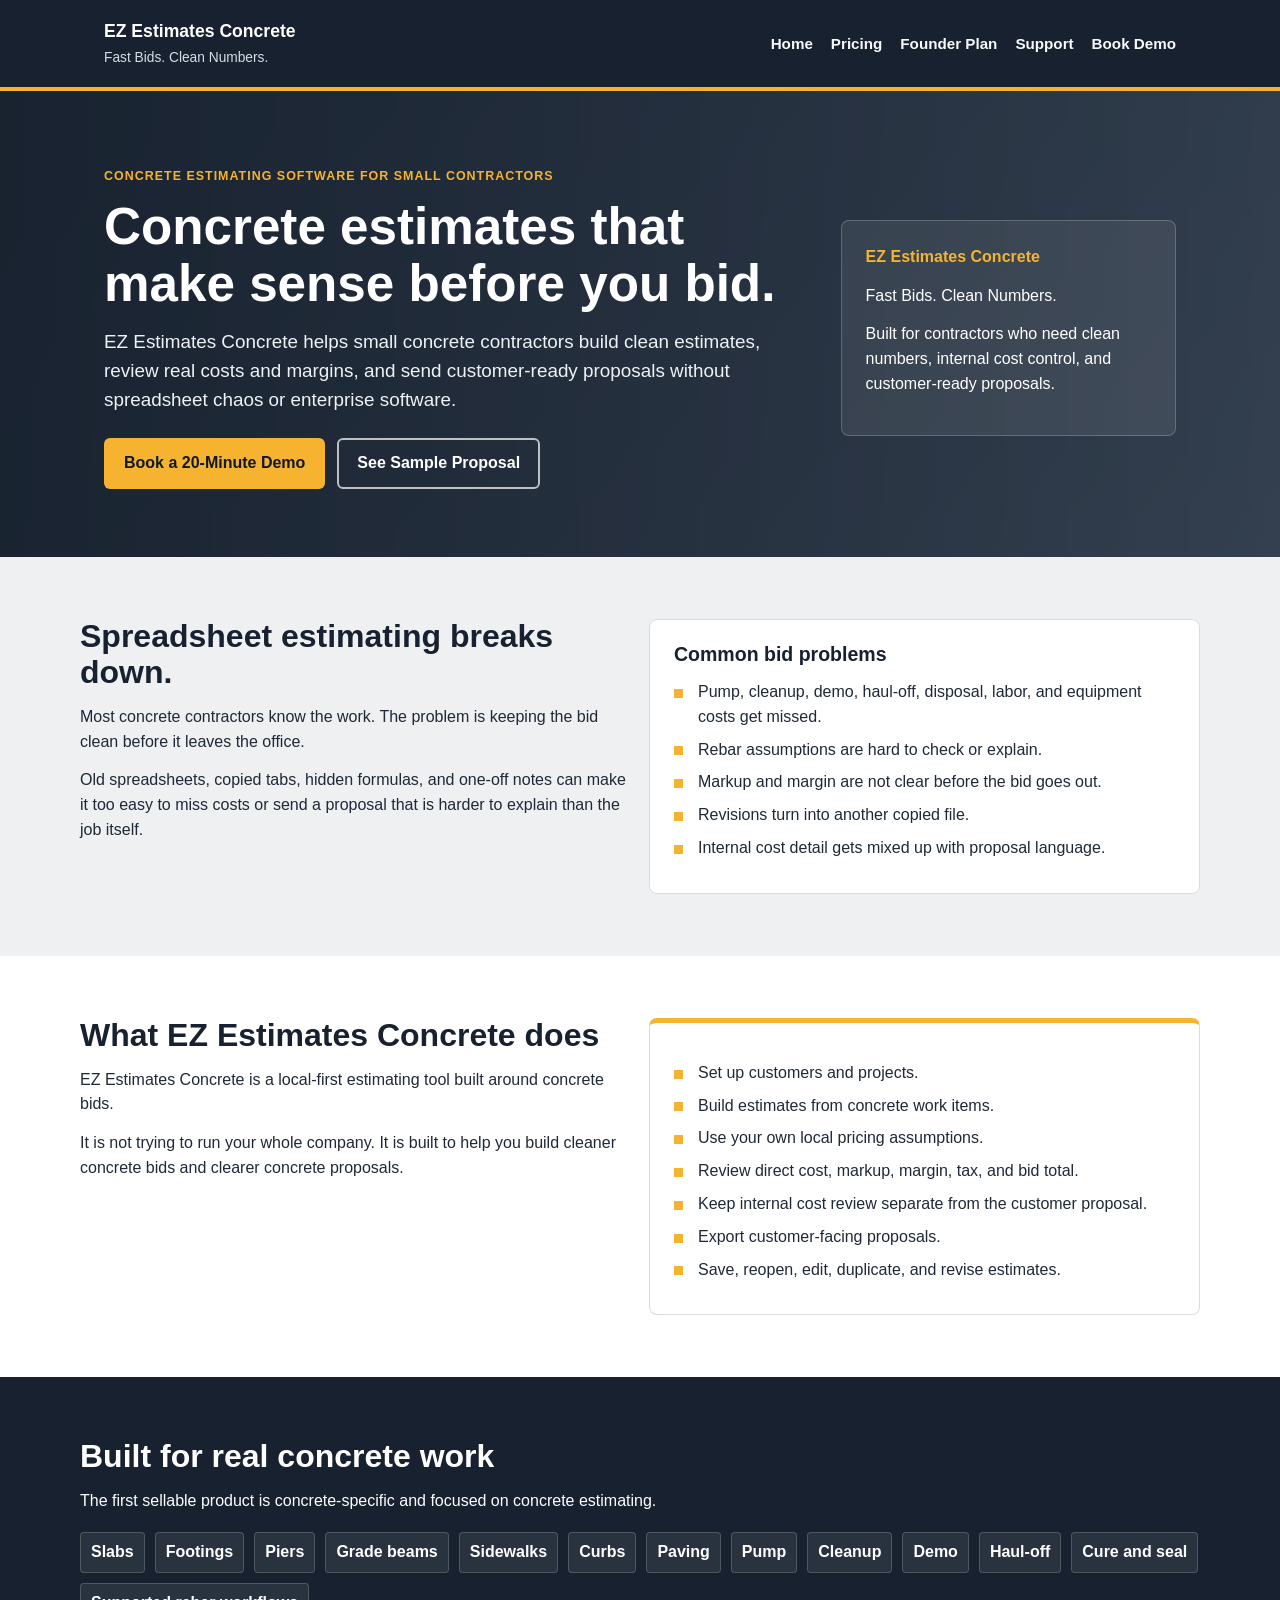
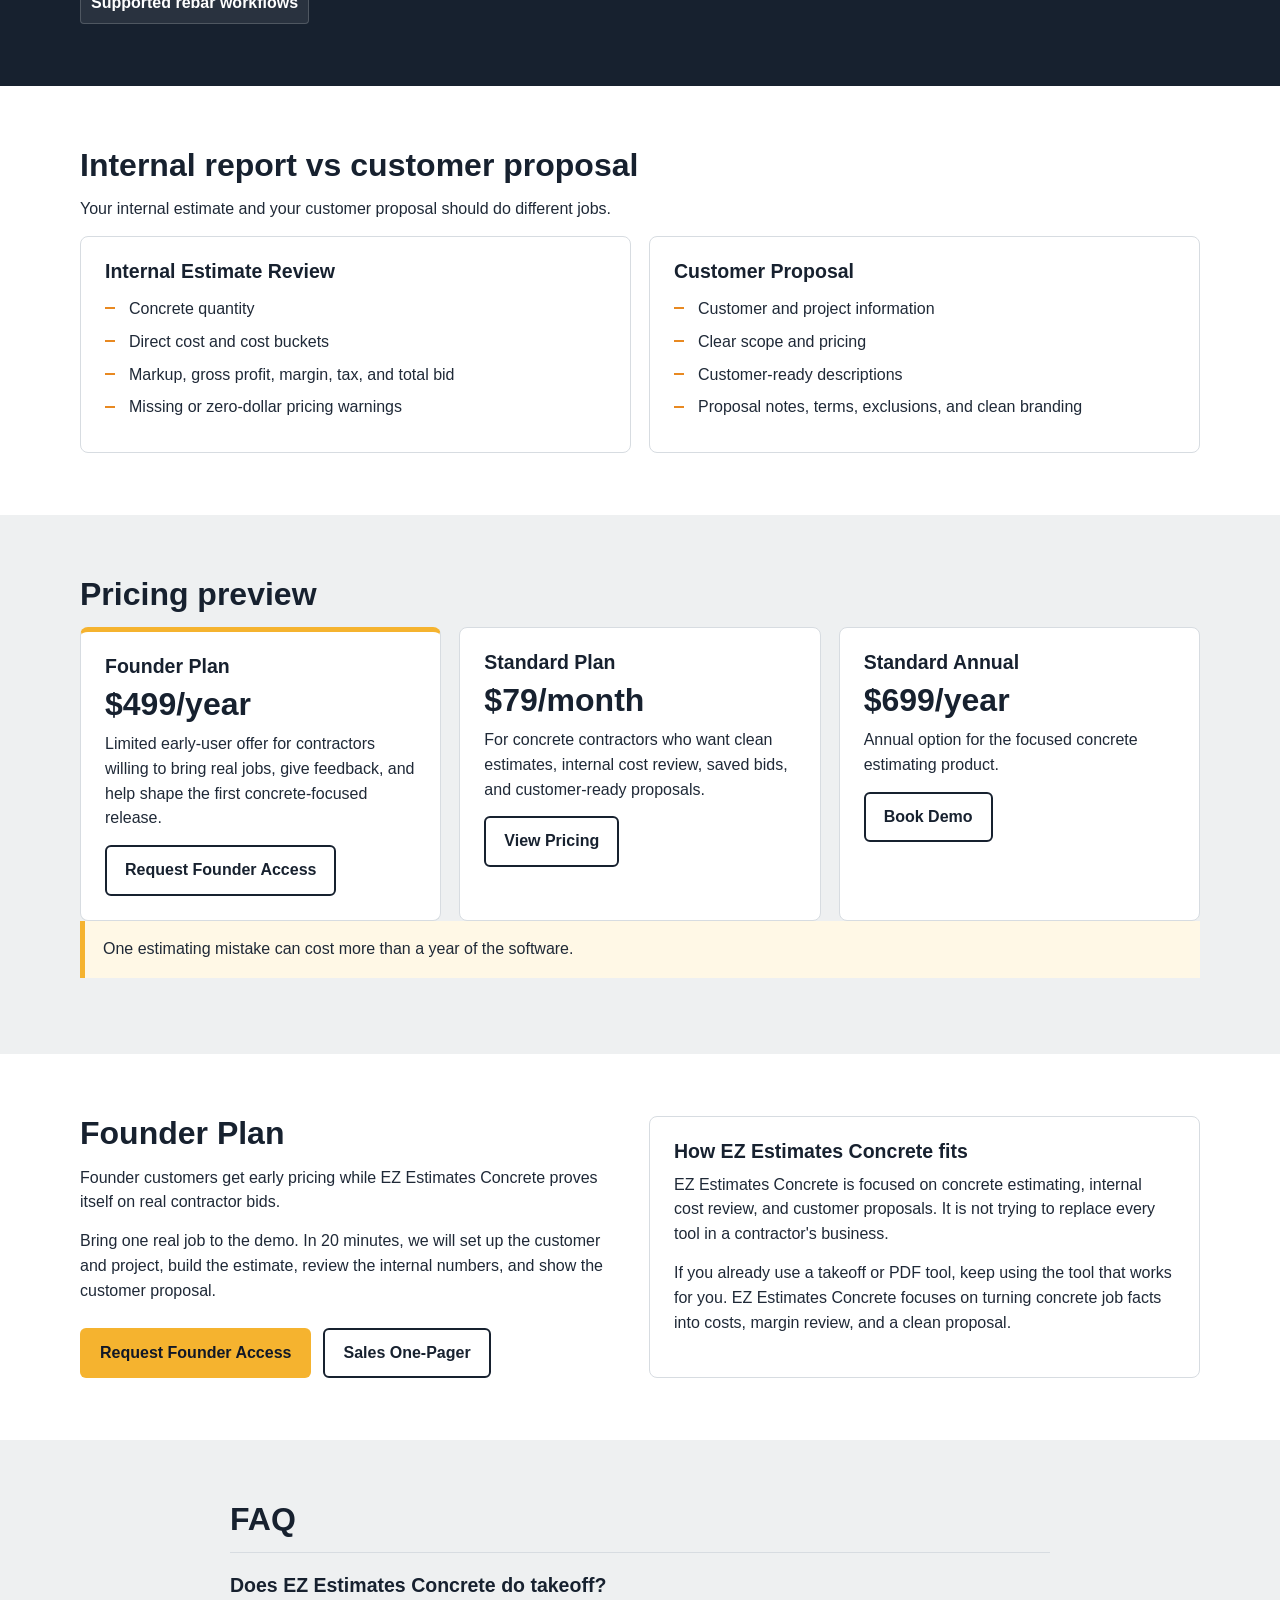
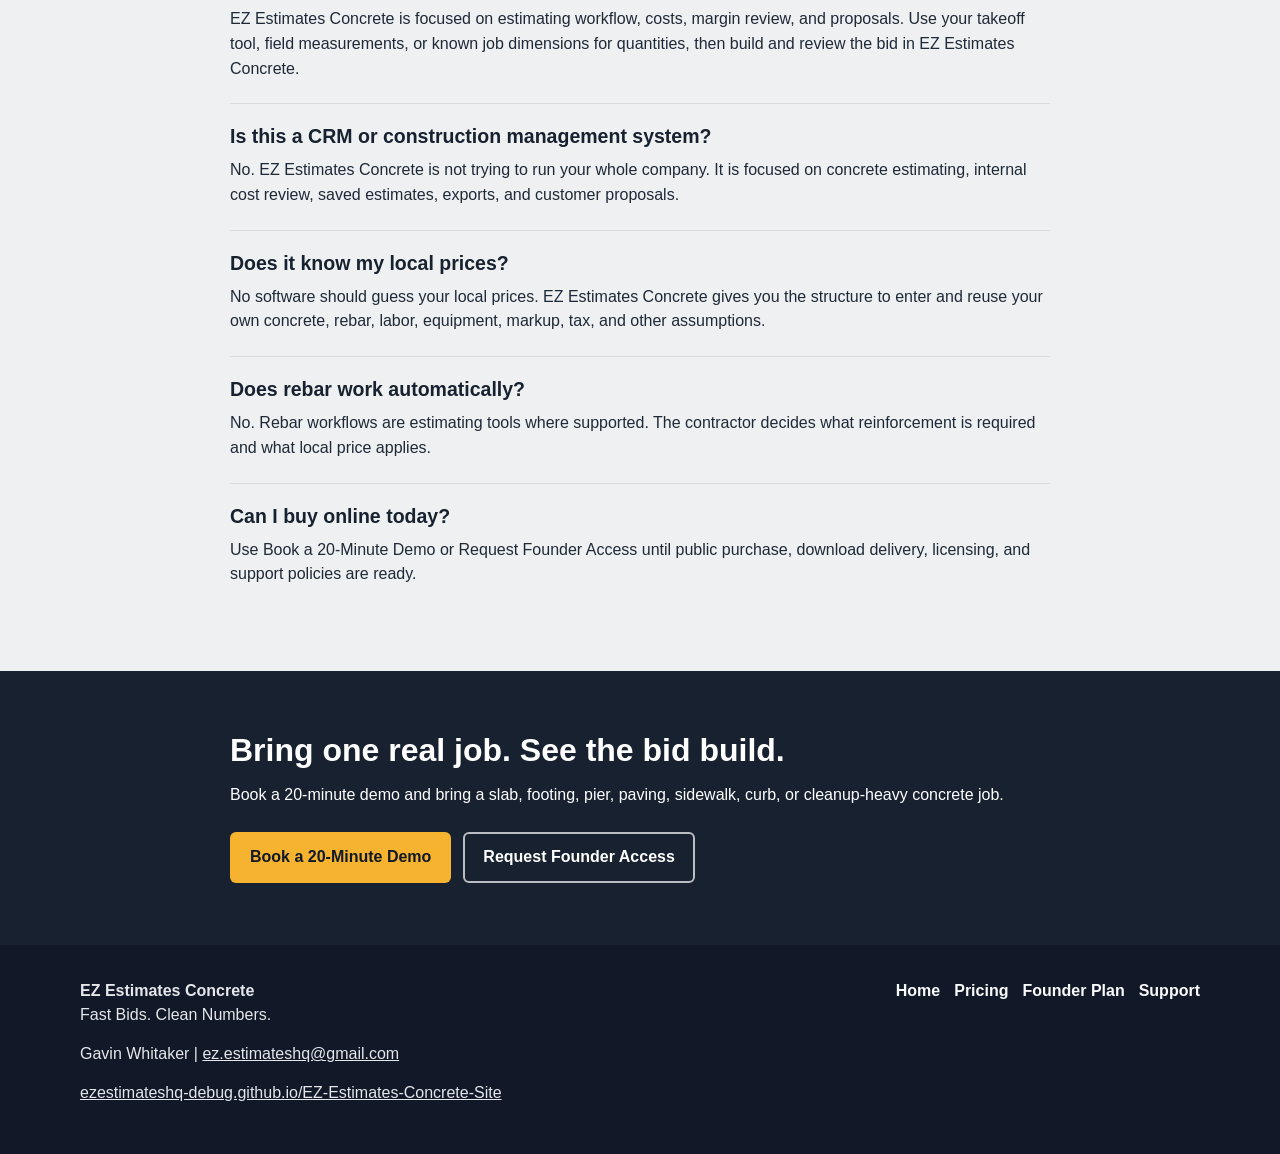
<file: index.html>
<!doctype html>
<html lang="en">
  <head>
<!-- Google tag (gtag.js) -->
<script async src="https://www.googletagmanager.com/gtag/js?id=G-GNEK1P8MS6"></script>
<script>
  window.dataLayer = window.dataLayer || [];
  function gtag(){dataLayer.push(arguments);}
  gtag('js', new Date());

  gtag('config', 'G-GNEK1P8MS6');
</script>
    <meta charset="utf-8">
    <meta name="viewport" content="width=device-width, initial-scale=1">
    <title>EZ Estimates Concrete | Concrete Estimating Software for Contractors</title>
    <meta name="description" content="EZ Estimates Concrete helps contractors build cleaner concrete estimates, review internal costs, and prepare customer-ready proposals without spreadsheet chaos.">
    <link rel="canonical" href="https://ezestimateshq-debug.github.io/EZ-Estimates-Concrete-Site/">
    <meta property="og:title" content="EZ Estimates Concrete | Concrete Estimating Software for Contractors">
    <meta property="og:description" content="EZ Estimates Concrete helps contractors build cleaner concrete estimates, review internal costs, and prepare customer-ready proposals without spreadsheet chaos.">
    <meta property="og:type" content="website">
    <meta property="og:url" content="https://ezestimateshq-debug.github.io/EZ-Estimates-Concrete-Site/">
    <meta property="og:site_name" content="EZ Estimates Concrete">
    <link rel="stylesheet" href="style.css">
    <script type="application/ld+json">
      {
        "@context": "https://schema.org",
        "@graph": [
          {
            "@type": "Organization",
            "name": "EZ Estimates Concrete",
            "url": "https://ezestimateshq-debug.github.io/EZ-Estimates-Concrete-Site/",
            "email": "ez.estimateshq@gmail.com",
            "founder": {
              "@type": "Person",
              "name": "Gavin Whitaker"
            }
          },
          {
            "@type": "SoftwareApplication",
            "name": "EZ Estimates Concrete",
            "applicationCategory": "BusinessApplication",
            "operatingSystem": "Windows",
            "description": "Concrete estimating software for contractors who need clean bids, internal cost review, and customer-ready proposals."
          }
        ]
      }
    </script>
  </head>
  <body>
    <header class="site-header">
      <nav class="nav" aria-label="Main navigation">
        <a class="brand" href="index.html">
          <span class="brand-name">EZ Estimates Concrete</span>
          <span class="brand-line">Fast Bids. Clean Numbers.</span>
        </a>
        <div class="nav-links">
          <a href="index.html">Home</a>
          <a href="pricing.html">Pricing</a>
          <a href="founder.html">Founder Plan</a>
          <a href="support.html">Support</a>
          <a href="https://docs.google.com/forms/d/e/1FAIpQLSe-1V7lapHXlHCkdHLYJtfNWVMc6KwrdI6aMpdHjzJRgiW7rA/viewform?usp=dialog" data-demo-form-link>Book Demo</a>
        </div>
      </nav>
    </header>

    <main>
      <section class="hero">
        <div class="hero-inner">
          <div>
            <p class="eyebrow">Concrete estimating software for small contractors</p>
            <h1>Concrete estimates that make sense before you bid.</h1>
            <p class="lead">EZ Estimates Concrete helps small concrete contractors build clean estimates, review real costs and margins, and send customer-ready proposals without spreadsheet chaos or enterprise software.</p>
            <div class="cta-row">
              <a class="button primary" href="https://docs.google.com/forms/d/e/1FAIpQLSe-1V7lapHXlHCkdHLYJtfNWVMc6KwrdI6aMpdHjzJRgiW7rA/viewform?usp=dialog" data-demo-form-link>Book a 20-Minute Demo</a>
              <a class="button secondary" href="assets/sample-proposal.pdf" data-sample-proposal-link>See Sample Proposal</a>
            </div>
          </div>
          <aside class="hero-card" aria-label="Product summary">
            <p><strong>EZ Estimates Concrete</strong></p>
            <p>Fast Bids. Clean Numbers.</p>
            <p>Built for contractors who need clean numbers, internal cost control, and customer-ready proposals.</p>
          </aside>
        </div>
      </section>

      <section class="section alt">
        <div class="container grid two">
          <div>
            <h2>Spreadsheet estimating breaks down.</h2>
            <p>Most concrete contractors know the work. The problem is keeping the bid clean before it leaves the office.</p>
            <p>Old spreadsheets, copied tabs, hidden formulas, and one-off notes can make it too easy to miss costs or send a proposal that is harder to explain than the job itself.</p>
          </div>
          <div class="card">
            <h3>Common bid problems</h3>
            <ul class="check-list">
              <li>Pump, cleanup, demo, haul-off, disposal, labor, and equipment costs get missed.</li>
              <li>Rebar assumptions are hard to check or explain.</li>
              <li>Markup and margin are not clear before the bid goes out.</li>
              <li>Revisions turn into another copied file.</li>
              <li>Internal cost detail gets mixed up with proposal language.</li>
            </ul>
          </div>
        </div>
      </section>

      <section class="section">
        <div class="container grid two">
          <div>
            <h2>What EZ Estimates Concrete does</h2>
            <p>EZ Estimates Concrete is a local-first estimating tool built around concrete bids.</p>
            <p>It is not trying to run your whole company. It is built to help you build cleaner concrete bids and clearer concrete proposals.</p>
          </div>
          <div class="card highlight">
            <ul class="check-list">
              <li>Set up customers and projects.</li>
              <li>Build estimates from concrete work items.</li>
              <li>Use your own local pricing assumptions.</li>
              <li>Review direct cost, markup, margin, tax, and bid total.</li>
              <li>Keep internal cost review separate from the customer proposal.</li>
              <li>Export customer-facing proposals.</li>
              <li>Save, reopen, edit, duplicate, and revise estimates.</li>
            </ul>
          </div>
        </div>
      </section>

      <section class="section dark">
        <div class="container">
          <h2>Built for real concrete work</h2>
          <p class="narrow">The first sellable product is concrete-specific and focused on concrete estimating.</p>
          <div class="work-items">
            <span class="pill">Slabs</span>
            <span class="pill">Footings</span>
            <span class="pill">Piers</span>
            <span class="pill">Grade beams</span>
            <span class="pill">Sidewalks</span>
            <span class="pill">Curbs</span>
            <span class="pill">Paving</span>
            <span class="pill">Pump</span>
            <span class="pill">Cleanup</span>
            <span class="pill">Demo</span>
            <span class="pill">Haul-off</span>
            <span class="pill">Cure and seal</span>
            <span class="pill">Supported rebar workflows</span>
          </div>
        </div>
      </section>

      <section class="section">
        <div class="container">
          <h2>Internal report vs customer proposal</h2>
          <p class="narrow">Your internal estimate and your customer proposal should do different jobs.</p>
          <div class="grid two">
            <article class="card">
              <h3>Internal Estimate Review</h3>
              <ul class="plain-list">
                <li>Concrete quantity</li>
                <li>Direct cost and cost buckets</li>
                <li>Markup, gross profit, margin, tax, and total bid</li>
                <li>Missing or zero-dollar pricing warnings</li>
              </ul>
            </article>
            <article class="card">
              <h3>Customer Proposal</h3>
              <ul class="plain-list">
                <li>Customer and project information</li>
                <li>Clear scope and pricing</li>
                <li>Customer-ready descriptions</li>
                <li>Proposal notes, terms, exclusions, and clean branding</li>
              </ul>
            </article>
          </div>
        </div>
      </section>

      <section class="section alt">
        <div class="container">
          <h2>Pricing preview</h2>
          <div class="grid three">
            <article class="card highlight">
              <h3>Founder Plan</h3>
              <span class="price">$499/year</span>
              <p>Limited early-user offer for contractors willing to bring real jobs, give feedback, and help shape the first concrete-focused release.</p>
              <a class="button secondary dark" href="https://docs.google.com/forms/d/e/1FAIpQLSe-1V7lapHXlHCkdHLYJtfNWVMc6KwrdI6aMpdHjzJRgiW7rA/viewform?usp=dialog" data-demo-form-link>Request Founder Access</a>
            </article>
            <article class="card">
              <h3>Standard Plan</h3>
              <span class="price">$79/month</span>
              <p>For concrete contractors who want clean estimates, internal cost review, saved bids, and customer-ready proposals.</p>
              <a class="button secondary dark" href="pricing.html">View Pricing</a>
            </article>
            <article class="card">
              <h3>Standard Annual</h3>
              <span class="price">$699/year</span>
              <p>Annual option for the focused concrete estimating product.</p>
              <a class="button secondary dark" href="https://docs.google.com/forms/d/e/1FAIpQLSe-1V7lapHXlHCkdHLYJtfNWVMc6KwrdI6aMpdHjzJRgiW7rA/viewform?usp=dialog" data-demo-form-link>Book Demo</a>
            </article>
          </div>
          <p class="comparison-note">One estimating mistake can cost more than a year of the software.</p>
        </div>
      </section>

      <section class="section">
        <div class="container grid two">
          <div>
            <h2>Founder Plan</h2>
            <p>Founder customers get early pricing while EZ Estimates Concrete proves itself on real contractor bids.</p>
            <p>Bring one real job to the demo. In 20 minutes, we will set up the customer and project, build the estimate, review the internal numbers, and show the customer proposal.</p>
            <div class="cta-row">
              <a class="button primary" href="https://docs.google.com/forms/d/e/1FAIpQLSe-1V7lapHXlHCkdHLYJtfNWVMc6KwrdI6aMpdHjzJRgiW7rA/viewform?usp=dialog" data-demo-form-link>Request Founder Access</a>
              <a class="button secondary dark" href="sales-one-pager.pdf" data-sales-one-pager-link>Sales One-Pager</a>
            </div>
          </div>
          <div class="card">
            <h3>How EZ Estimates Concrete fits</h3>
            <p>EZ Estimates Concrete is focused on concrete estimating, internal cost review, and customer proposals. It is not trying to replace every tool in a contractor's business.</p>
            <p>If you already use a takeoff or PDF tool, keep using the tool that works for you. EZ Estimates Concrete focuses on turning concrete job facts into costs, margin review, and a clean proposal.</p>
          </div>
        </div>
      </section>

      <section class="section alt">
        <div class="container narrow">
          <h2>FAQ</h2>
          <div class="faq-item">
            <h3>Does EZ Estimates Concrete do takeoff?</h3>
            <p>EZ Estimates Concrete is focused on estimating workflow, costs, margin review, and proposals. Use your takeoff tool, field measurements, or known job dimensions for quantities, then build and review the bid in EZ Estimates Concrete.</p>
          </div>
          <div class="faq-item">
            <h3>Is this a CRM or construction management system?</h3>
            <p>No. EZ Estimates Concrete is not trying to run your whole company. It is focused on concrete estimating, internal cost review, saved estimates, exports, and customer proposals.</p>
          </div>
          <div class="faq-item">
            <h3>Does it know my local prices?</h3>
            <p>No software should guess your local prices. EZ Estimates Concrete gives you the structure to enter and reuse your own concrete, rebar, labor, equipment, markup, tax, and other assumptions.</p>
          </div>
          <div class="faq-item">
            <h3>Does rebar work automatically?</h3>
            <p>No. Rebar workflows are estimating tools where supported. The contractor decides what reinforcement is required and what local price applies.</p>
          </div>
          <div class="faq-item">
            <h3>Can I buy online today?</h3>
            <p>Use Book a 20-Minute Demo or Request Founder Access until public purchase, download delivery, licensing, and support policies are ready.</p>
          </div>
        </div>
      </section>

      <section id="demo-form-placeholder" class="section dark">
        <div class="container narrow">
          <h2>Bring one real job. See the bid build.</h2>
          <p>Book a 20-minute demo and bring a slab, footing, pier, paving, sidewalk, curb, or cleanup-heavy concrete job.</p>
          <div class="cta-row">
            <a class="button primary" href="https://docs.google.com/forms/d/e/1FAIpQLSe-1V7lapHXlHCkdHLYJtfNWVMc6KwrdI6aMpdHjzJRgiW7rA/viewform?usp=dialog" data-demo-form-link>Book a 20-Minute Demo</a>
            <a class="button secondary" href="https://docs.google.com/forms/d/e/1FAIpQLSe-1V7lapHXlHCkdHLYJtfNWVMc6KwrdI6aMpdHjzJRgiW7rA/viewform?usp=dialog" data-demo-form-link>Request Founder Access</a>
          </div>
        </div>
      </section>
    </main>

    <footer class="site-footer">
      <div class="footer-inner">
        <div>
          <strong>EZ Estimates Concrete</strong>
          <p>Fast Bids. Clean Numbers.</p>
          <p>Gavin Whitaker | <a href="mailto:ez.estimateshq@gmail.com">ez.estimateshq@gmail.com</a></p>
          <p><a href="https://ezestimateshq-debug.github.io/EZ-Estimates-Concrete-Site/">ezestimateshq-debug.github.io/EZ-Estimates-Concrete-Site</a></p>
        </div>
        <div class="footer-links">
          <a href="index.html">Home</a>
          <a href="pricing.html">Pricing</a>
          <a href="founder.html">Founder Plan</a>
          <a href="support.html">Support</a>
        </div>
      </div>
    </footer>
    <script src="site-config.js"></script>
    <script src="site.js"></script>
  </body>
</html>
</file>
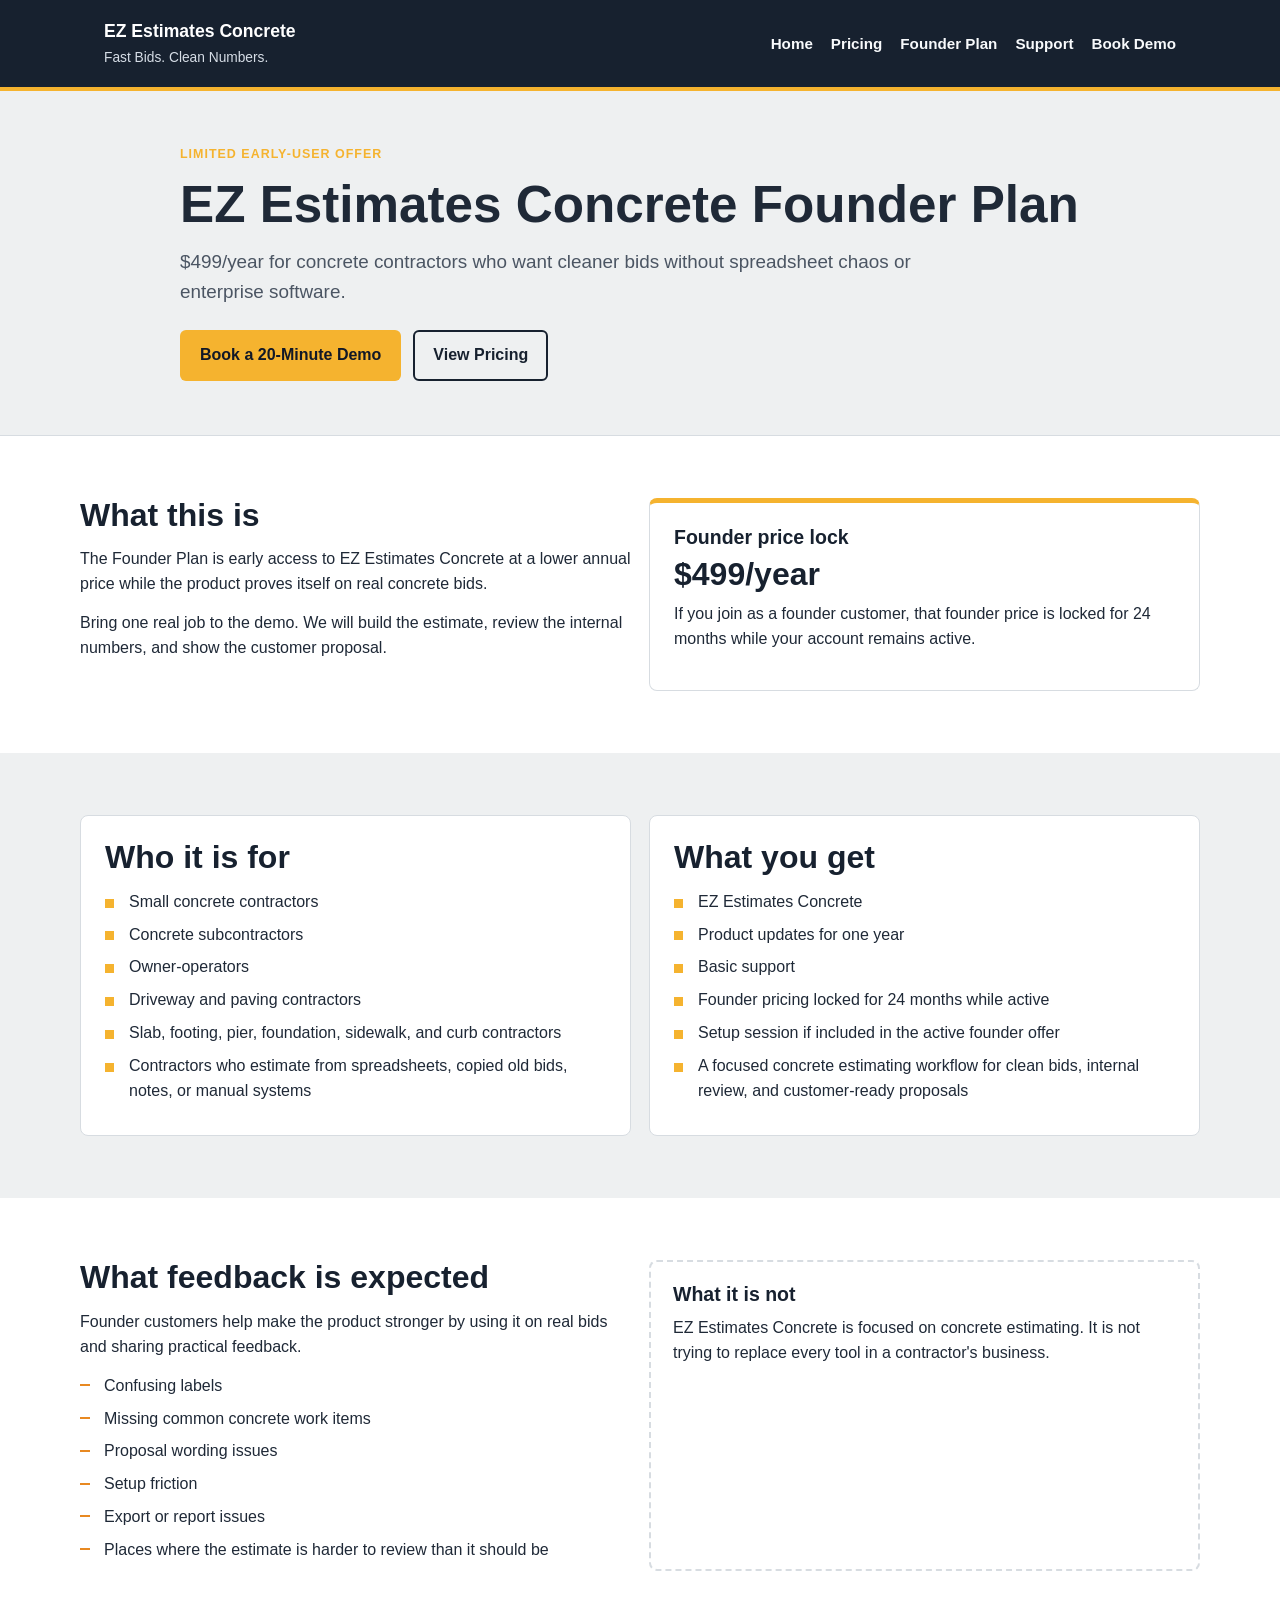
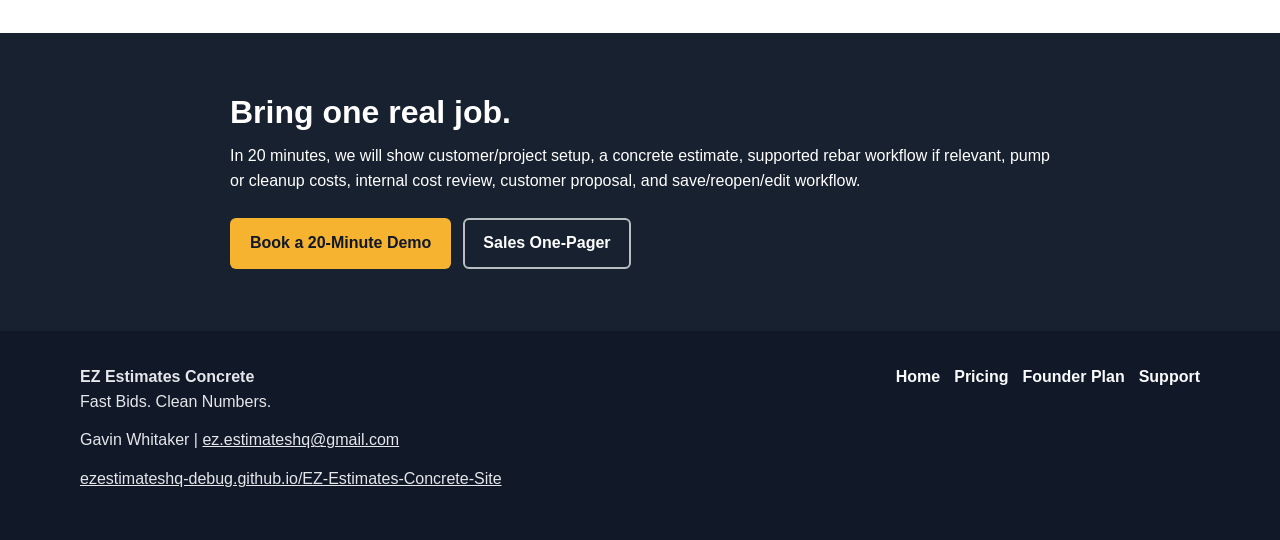
<file: founder.html>
<!doctype html>
<html lang="en">
  <head>
<!-- Google tag (gtag.js) -->
<script async src="https://www.googletagmanager.com/gtag/js?id=G-GNEK1P8MS6"></script>
<script>
  window.dataLayer = window.dataLayer || [];
  function gtag(){dataLayer.push(arguments);}
  gtag('js', new Date());

  gtag('config', 'G-GNEK1P8MS6');
</script>
    <meta charset="utf-8">
    <meta name="viewport" content="width=device-width, initial-scale=1">
    <title>Founder Plan | EZ Estimates Concrete</title>
    <meta name="description" content="Request Founder access to EZ Estimates Concrete, built for contractors who want faster bids, cleaner numbers, and better concrete proposals.">
    <link rel="canonical" href="https://ezestimateshq-debug.github.io/EZ-Estimates-Concrete-Site/founder.html">
    <meta property="og:title" content="Founder Plan | EZ Estimates Concrete">
    <meta property="og:description" content="Request Founder access to EZ Estimates Concrete, built for contractors who want faster bids, cleaner numbers, and better concrete proposals.">
    <meta property="og:type" content="website">
    <meta property="og:url" content="https://ezestimateshq-debug.github.io/EZ-Estimates-Concrete-Site/founder.html">
    <meta property="og:site_name" content="EZ Estimates Concrete">
    <link rel="stylesheet" href="style.css">
  </head>
  <body>
    <header class="site-header">
      <nav class="nav" aria-label="Main navigation">
        <a class="brand" href="index.html">
          <span class="brand-name">EZ Estimates Concrete</span>
          <span class="brand-line">Fast Bids. Clean Numbers.</span>
        </a>
        <div class="nav-links">
          <a href="index.html">Home</a>
          <a href="pricing.html">Pricing</a>
          <a href="founder.html">Founder Plan</a>
          <a href="support.html">Support</a>
          <a href="https://docs.google.com/forms/d/e/1FAIpQLSe-1V7lapHXlHCkdHLYJtfNWVMc6KwrdI6aMpdHjzJRgiW7rA/viewform?usp=dialog" data-demo-form-link>Book Demo</a>
        </div>
      </nav>
    </header>

    <main>
      <section class="page-title">
        <div class="container">
          <p class="eyebrow">Limited early-user offer</p>
          <h1>EZ Estimates Concrete Founder Plan</h1>
          <p class="lead muted">$499/year for concrete contractors who want cleaner bids without spreadsheet chaos or enterprise software.</p>
          <div class="cta-row">
            <a class="button primary" href="https://docs.google.com/forms/d/e/1FAIpQLSe-1V7lapHXlHCkdHLYJtfNWVMc6KwrdI6aMpdHjzJRgiW7rA/viewform?usp=dialog" data-demo-form-link>Book a 20-Minute Demo</a>
            <a class="button secondary dark" href="pricing.html">View Pricing</a>
          </div>
        </div>
      </section>

      <section class="section">
        <div class="container grid two">
          <div>
            <h2>What this is</h2>
            <p>The Founder Plan is early access to EZ Estimates Concrete at a lower annual price while the product proves itself on real concrete bids.</p>
            <p>Bring one real job to the demo. We will build the estimate, review the internal numbers, and show the customer proposal.</p>
          </div>
          <div class="card highlight">
            <h3>Founder price lock</h3>
            <span class="price">$499/year</span>
            <p>If you join as a founder customer, that founder price is locked for 24 months while your account remains active.</p>
          </div>
        </div>
      </section>

      <section class="section alt">
        <div class="container grid two">
          <article class="card">
            <h2>Who it is for</h2>
            <ul class="check-list">
              <li>Small concrete contractors</li>
              <li>Concrete subcontractors</li>
              <li>Owner-operators</li>
              <li>Driveway and paving contractors</li>
              <li>Slab, footing, pier, foundation, sidewalk, and curb contractors</li>
              <li>Contractors who estimate from spreadsheets, copied old bids, notes, or manual systems</li>
            </ul>
          </article>
          <article class="card">
            <h2>What you get</h2>
            <ul class="check-list">
              <li>EZ Estimates Concrete</li>
              <li>Product updates for one year</li>
              <li>Basic support</li>
              <li>Founder pricing locked for 24 months while active</li>
              <li>Setup session if included in the active founder offer</li>
              <li>A focused concrete estimating workflow for clean bids, internal review, and customer-ready proposals</li>
            </ul>
          </article>
        </div>
      </section>

      <section class="section">
        <div class="container grid two">
          <div>
            <h2>What feedback is expected</h2>
            <p>Founder customers help make the product stronger by using it on real bids and sharing practical feedback.</p>
            <ul class="plain-list">
              <li>Confusing labels</li>
              <li>Missing common concrete work items</li>
              <li>Proposal wording issues</li>
              <li>Setup friction</li>
              <li>Export or report issues</li>
              <li>Places where the estimate is harder to review than it should be</li>
            </ul>
          </div>
          <div class="placeholder-box">
            <h3>What it is not</h3>
            <p>EZ Estimates Concrete is focused on concrete estimating. It is not trying to replace every tool in a contractor's business.</p>
          </div>
        </div>
      </section>

      <section id="demo-form-placeholder" class="section dark">
        <div class="container narrow">
          <h2>Bring one real job.</h2>
          <p>In 20 minutes, we will show customer/project setup, a concrete estimate, supported rebar workflow if relevant, pump or cleanup costs, internal cost review, customer proposal, and save/reopen/edit workflow.</p>
          <div class="cta-row">
            <a class="button primary" href="https://docs.google.com/forms/d/e/1FAIpQLSe-1V7lapHXlHCkdHLYJtfNWVMc6KwrdI6aMpdHjzJRgiW7rA/viewform?usp=dialog" data-demo-form-link>Book a 20-Minute Demo</a>
            <a class="button secondary" href="sales-one-pager.pdf" data-sales-one-pager-link>Sales One-Pager</a>
          </div>
        </div>
      </section>
    </main>

    <footer class="site-footer">
      <div class="footer-inner">
        <div>
          <strong>EZ Estimates Concrete</strong>
          <p>Fast Bids. Clean Numbers.</p>
          <p>Gavin Whitaker | <a href="mailto:ez.estimateshq@gmail.com">ez.estimateshq@gmail.com</a></p>
          <p><a href="https://ezestimateshq-debug.github.io/EZ-Estimates-Concrete-Site/">ezestimateshq-debug.github.io/EZ-Estimates-Concrete-Site</a></p>
        </div>
        <div class="footer-links">
          <a href="index.html">Home</a>
          <a href="pricing.html">Pricing</a>
          <a href="founder.html">Founder Plan</a>
          <a href="support.html">Support</a>
        </div>
      </div>
    </footer>
    <script src="site-config.js"></script>
    <script src="site.js"></script>
  </body>
</html>
</file>
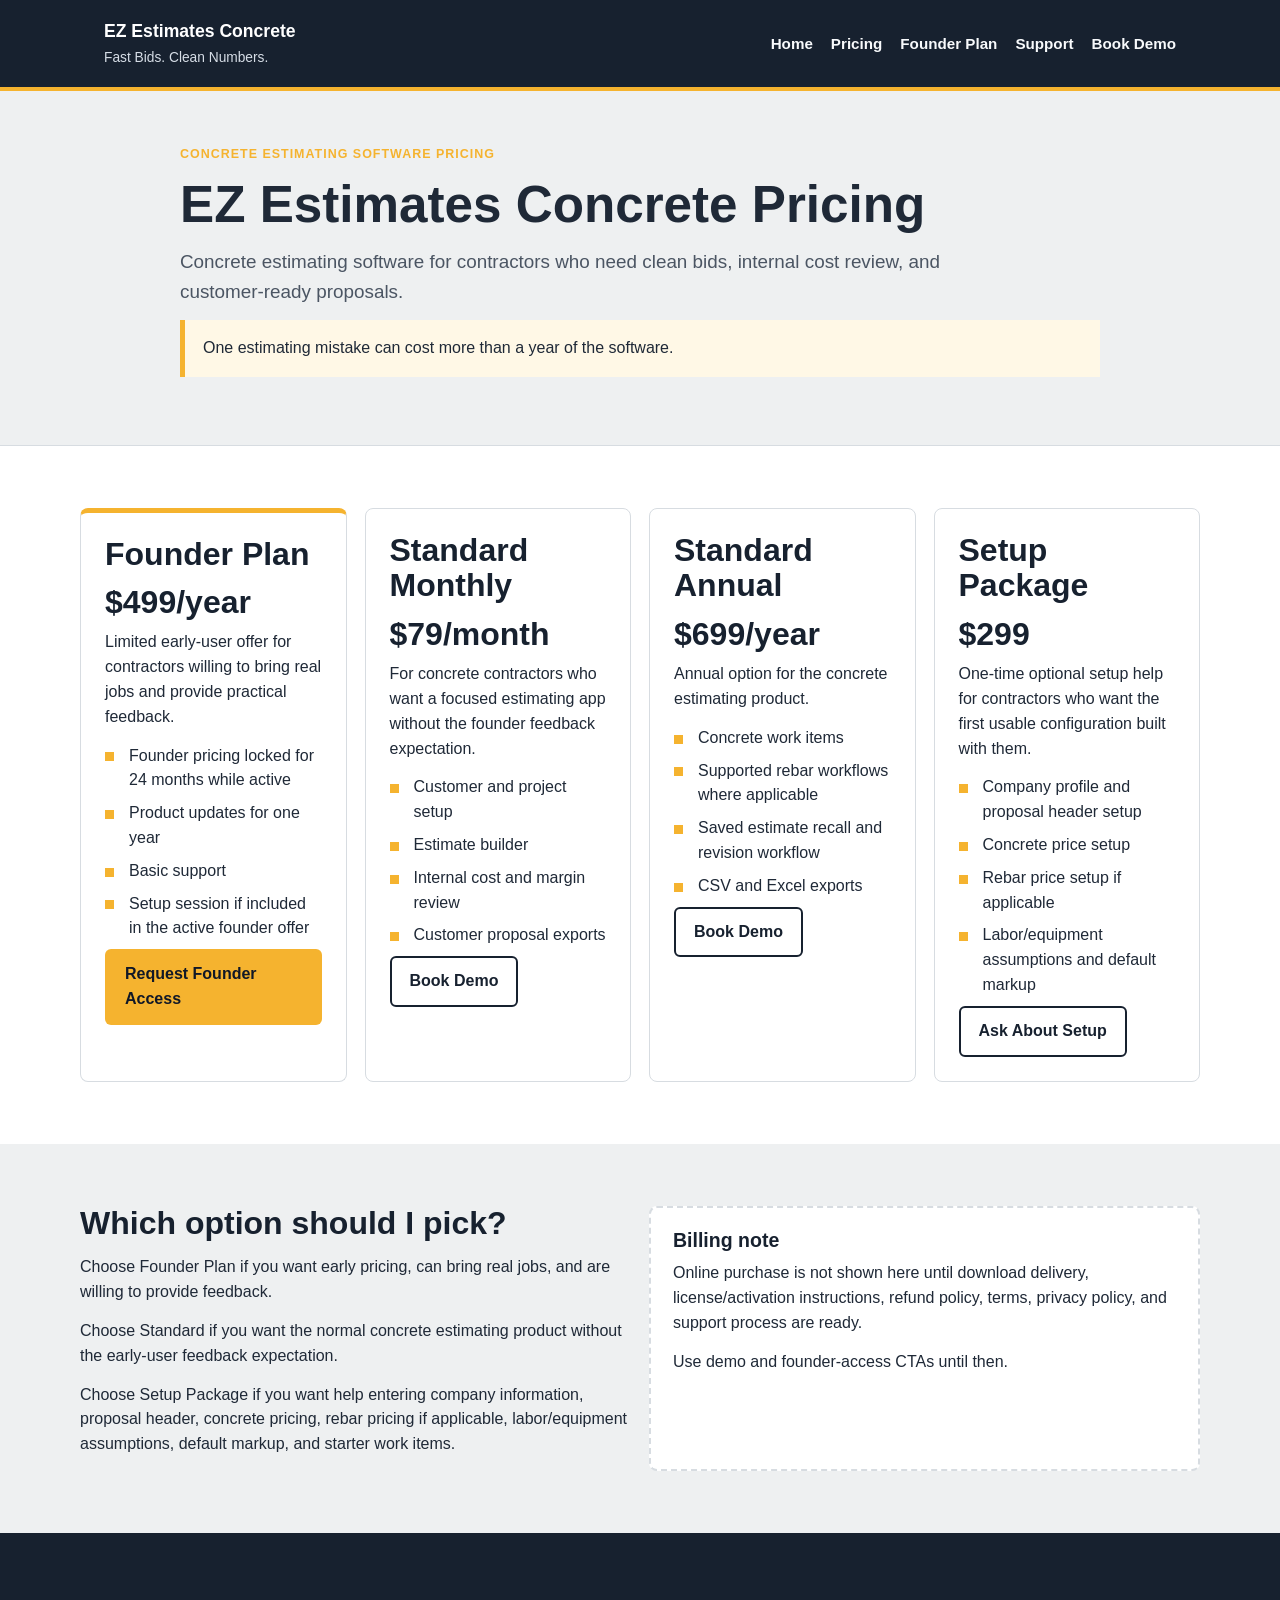
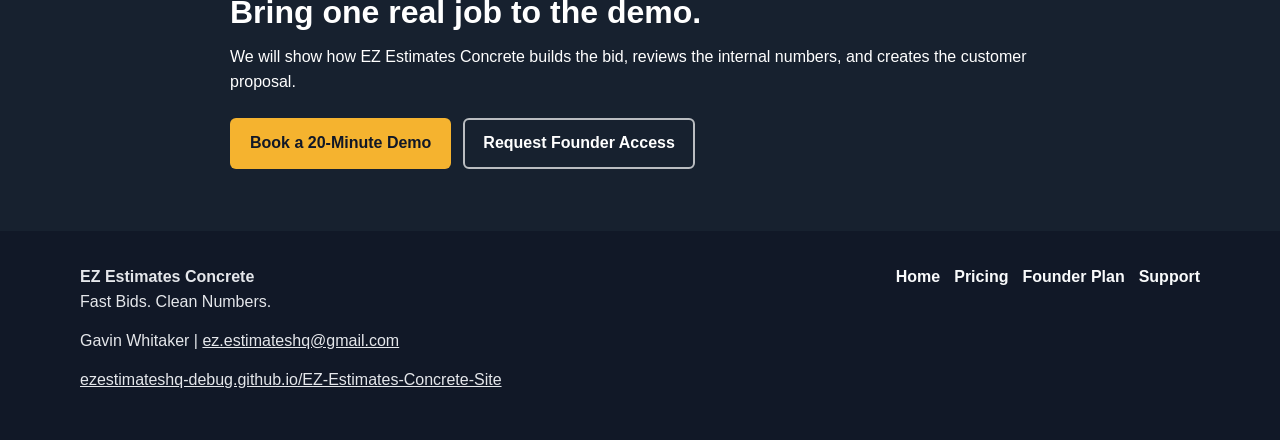
<file: pricing.html>
<!doctype html>
<html lang="en">
  <head>
<!-- Google tag (gtag.js) -->
<script async src="https://www.googletagmanager.com/gtag/js?id=G-GNEK1P8MS6"></script>
<script>
  window.dataLayer = window.dataLayer || [];
  function gtag(){dataLayer.push(arguments);}
  gtag('js', new Date());

  gtag('config', 'G-GNEK1P8MS6');
</script>
    <meta charset="utf-8">
    <meta name="viewport" content="width=device-width, initial-scale=1">
    <title>Pricing | EZ Estimates Concrete</title>
    <meta name="description" content="See EZ Estimates Concrete pricing, including Founder Plan, Standard monthly, Standard annual, and setup package options for concrete contractors.">
    <link rel="canonical" href="https://ezestimateshq-debug.github.io/EZ-Estimates-Concrete-Site/pricing.html">
    <meta property="og:title" content="Pricing | EZ Estimates Concrete">
    <meta property="og:description" content="See EZ Estimates Concrete pricing, including Founder Plan, Standard monthly, Standard annual, and setup package options for concrete contractors.">
    <meta property="og:type" content="website">
    <meta property="og:url" content="https://ezestimateshq-debug.github.io/EZ-Estimates-Concrete-Site/pricing.html">
    <meta property="og:site_name" content="EZ Estimates Concrete">
    <link rel="stylesheet" href="style.css">
  </head>
  <body>
    <header class="site-header">
      <nav class="nav" aria-label="Main navigation">
        <a class="brand" href="index.html">
          <span class="brand-name">EZ Estimates Concrete</span>
          <span class="brand-line">Fast Bids. Clean Numbers.</span>
        </a>
        <div class="nav-links">
          <a href="index.html">Home</a>
          <a href="pricing.html">Pricing</a>
          <a href="founder.html">Founder Plan</a>
          <a href="support.html">Support</a>
          <a href="https://docs.google.com/forms/d/e/1FAIpQLSe-1V7lapHXlHCkdHLYJtfNWVMc6KwrdI6aMpdHjzJRgiW7rA/viewform?usp=dialog" data-demo-form-link>Book Demo</a>
        </div>
      </nav>
    </header>

    <main>
      <section class="page-title">
        <div class="container">
          <p class="eyebrow">Concrete estimating software pricing</p>
          <h1>EZ Estimates Concrete Pricing</h1>
          <p class="lead muted">Concrete estimating software for contractors who need clean bids, internal cost review, and customer-ready proposals.</p>
          <p class="comparison-note">One estimating mistake can cost more than a year of the software.</p>
        </div>
      </section>

      <section class="section">
        <div class="container grid four">
          <article class="card highlight">
            <h2>Founder Plan</h2>
            <span class="price">$499/year</span>
            <p>Limited early-user offer for contractors willing to bring real jobs and provide practical feedback.</p>
            <ul class="check-list">
              <li>Founder pricing locked for 24 months while active</li>
              <li>Product updates for one year</li>
              <li>Basic support</li>
              <li>Setup session if included in the active founder offer</li>
            </ul>
            <a class="button primary" href="https://docs.google.com/forms/d/e/1FAIpQLSe-1V7lapHXlHCkdHLYJtfNWVMc6KwrdI6aMpdHjzJRgiW7rA/viewform?usp=dialog" data-demo-form-link>Request Founder Access</a>
          </article>
          <article class="card">
            <h2>Standard Monthly</h2>
            <span class="price">$79/month</span>
            <p>For concrete contractors who want a focused estimating app without the founder feedback expectation.</p>
            <ul class="check-list">
              <li>Customer and project setup</li>
              <li>Estimate builder</li>
              <li>Internal cost and margin review</li>
              <li>Customer proposal exports</li>
            </ul>
            <a class="button secondary dark" href="https://docs.google.com/forms/d/e/1FAIpQLSe-1V7lapHXlHCkdHLYJtfNWVMc6KwrdI6aMpdHjzJRgiW7rA/viewform?usp=dialog" data-demo-form-link>Book Demo</a>
          </article>
          <article class="card">
            <h2>Standard Annual</h2>
            <span class="price">$699/year</span>
            <p>Annual option for the concrete estimating product.</p>
            <ul class="check-list">
              <li>Concrete work items</li>
              <li>Supported rebar workflows where applicable</li>
              <li>Saved estimate recall and revision workflow</li>
              <li>CSV and Excel exports</li>
            </ul>
            <a class="button secondary dark" href="https://docs.google.com/forms/d/e/1FAIpQLSe-1V7lapHXlHCkdHLYJtfNWVMc6KwrdI6aMpdHjzJRgiW7rA/viewform?usp=dialog" data-demo-form-link>Book Demo</a>
          </article>
          <article class="card">
            <h2>Setup Package</h2>
            <span class="price">$299</span>
            <p>One-time optional setup help for contractors who want the first usable configuration built with them.</p>
            <ul class="check-list">
              <li>Company profile and proposal header setup</li>
              <li>Concrete price setup</li>
              <li>Rebar price setup if applicable</li>
              <li>Labor/equipment assumptions and default markup</li>
            </ul>
            <a class="button secondary dark" href="https://docs.google.com/forms/d/e/1FAIpQLSe-1V7lapHXlHCkdHLYJtfNWVMc6KwrdI6aMpdHjzJRgiW7rA/viewform?usp=dialog" data-demo-form-link>Ask About Setup</a>
          </article>
        </div>
      </section>

      <section class="section alt">
        <div class="container grid two">
          <div>
            <h2>Which option should I pick?</h2>
            <p>Choose Founder Plan if you want early pricing, can bring real jobs, and are willing to provide feedback.</p>
            <p>Choose Standard if you want the normal concrete estimating product without the early-user feedback expectation.</p>
            <p>Choose Setup Package if you want help entering company information, proposal header, concrete pricing, rebar pricing if applicable, labor/equipment assumptions, default markup, and starter work items.</p>
          </div>
          <div class="placeholder-box">
            <h3>Billing note</h3>
            <p>Online purchase is not shown here until download delivery, license/activation instructions, refund policy, terms, privacy policy, and support process are ready.</p>
            <p>Use demo and founder-access CTAs until then.</p>
          </div>
        </div>
      </section>

      <section id="demo-form-placeholder" class="section dark">
        <div class="container narrow">
          <h2>Bring one real job to the demo.</h2>
          <p>We will show how EZ Estimates Concrete builds the bid, reviews the internal numbers, and creates the customer proposal.</p>
          <div class="cta-row">
            <a class="button primary" href="https://docs.google.com/forms/d/e/1FAIpQLSe-1V7lapHXlHCkdHLYJtfNWVMc6KwrdI6aMpdHjzJRgiW7rA/viewform?usp=dialog" data-demo-form-link>Book a 20-Minute Demo</a>
            <a class="button secondary" href="https://docs.google.com/forms/d/e/1FAIpQLSe-1V7lapHXlHCkdHLYJtfNWVMc6KwrdI6aMpdHjzJRgiW7rA/viewform?usp=dialog" data-demo-form-link>Request Founder Access</a>
          </div>
        </div>
      </section>
    </main>

    <footer class="site-footer">
      <div class="footer-inner">
        <div>
          <strong>EZ Estimates Concrete</strong>
          <p>Fast Bids. Clean Numbers.</p>
          <p>Gavin Whitaker | <a href="mailto:ez.estimateshq@gmail.com">ez.estimateshq@gmail.com</a></p>
          <p><a href="https://ezestimateshq-debug.github.io/EZ-Estimates-Concrete-Site/">ezestimateshq-debug.github.io/EZ-Estimates-Concrete-Site</a></p>
        </div>
        <div class="footer-links">
          <a href="index.html">Home</a>
          <a href="pricing.html">Pricing</a>
          <a href="founder.html">Founder Plan</a>
          <a href="support.html">Support</a>
        </div>
      </div>
    </footer>
    <script src="site-config.js"></script>
    <script src="site.js"></script>
  </body>
</html>
</file>
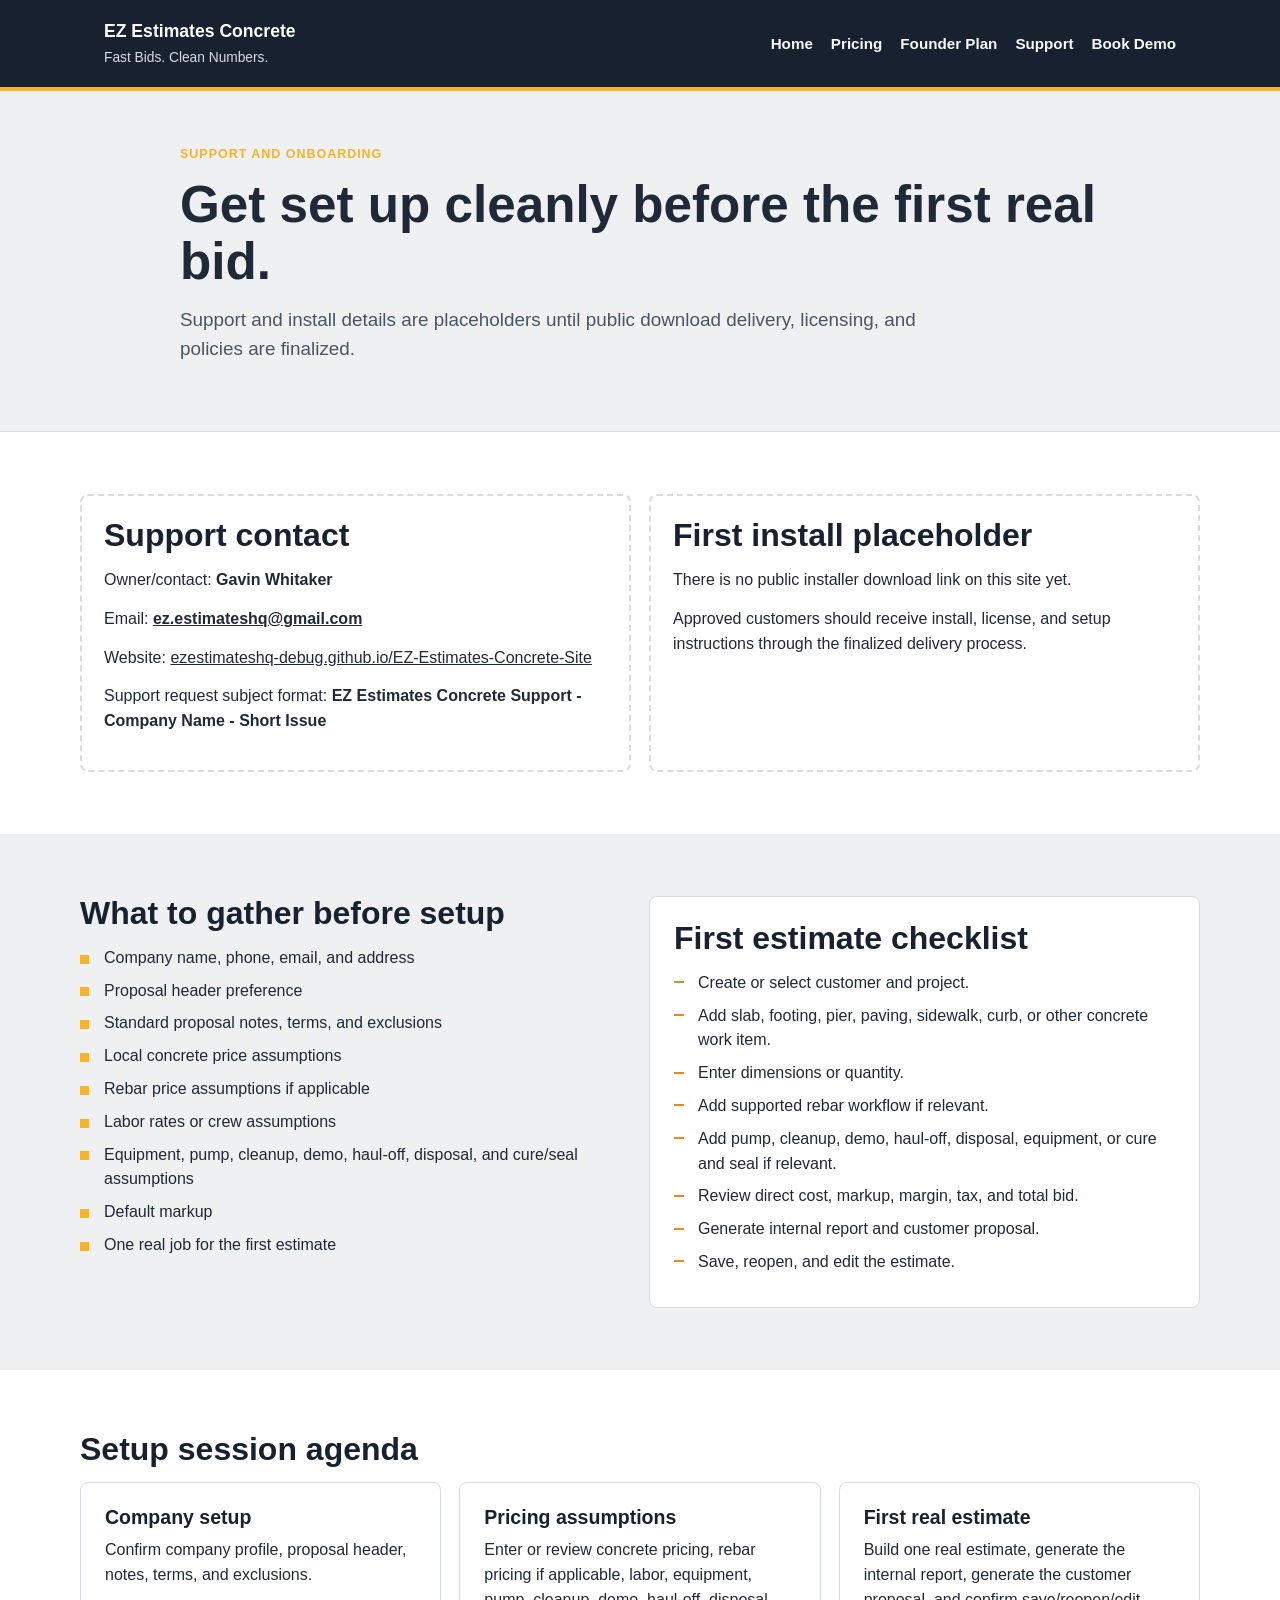
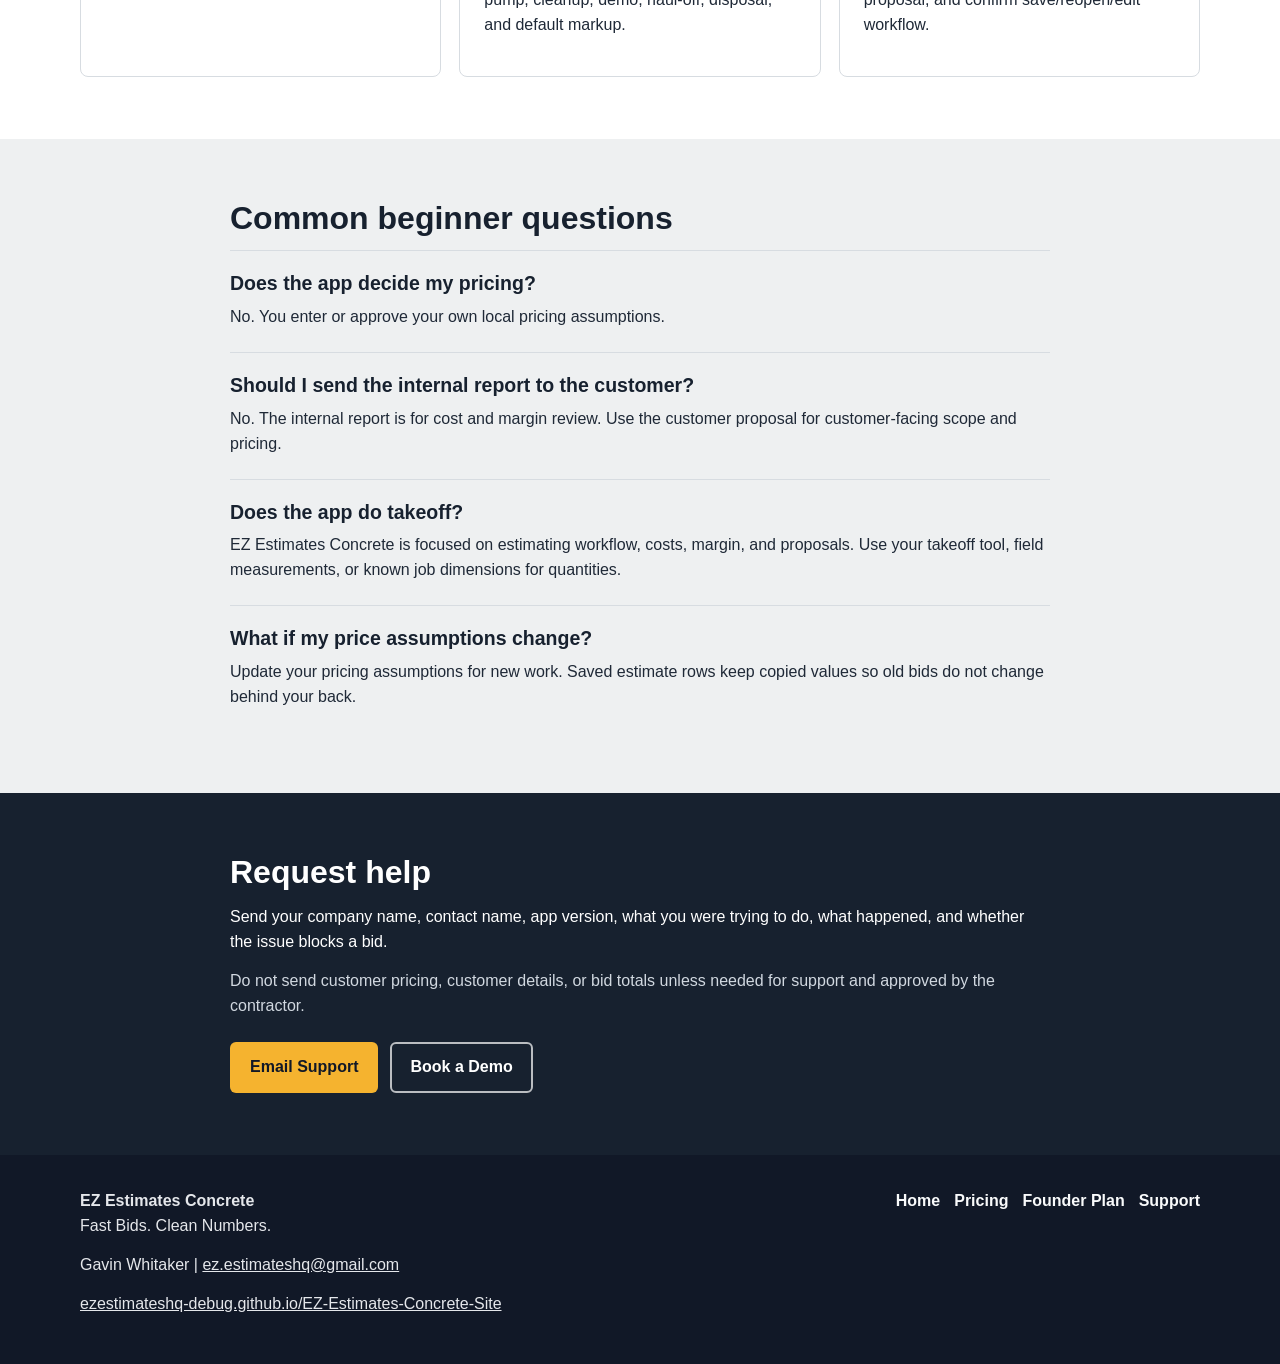
<file: support.html>
<!doctype html>
<html lang="en">
  <head>
<!-- Google tag (gtag.js) -->
<script async src="https://www.googletagmanager.com/gtag/js?id=G-GNEK1P8MS6"></script>
<script>
  window.dataLayer = window.dataLayer || [];
  function gtag(){dataLayer.push(arguments);}
  gtag('js', new Date());

  gtag('config', 'G-GNEK1P8MS6');
</script>
    <meta charset="utf-8">
    <meta name="viewport" content="width=device-width, initial-scale=1">
    <title>Support &amp; Demo Help | EZ Estimates Concrete</title>
    <meta name="description" content="Get help with EZ Estimates Concrete demos, onboarding, setup, and support for concrete estimating workflows.">
    <link rel="canonical" href="https://ezestimateshq-debug.github.io/EZ-Estimates-Concrete-Site/support.html">
    <meta property="og:title" content="Support &amp; Demo Help | EZ Estimates Concrete">
    <meta property="og:description" content="Get help with EZ Estimates Concrete demos, onboarding, setup, and support for concrete estimating workflows.">
    <meta property="og:type" content="website">
    <meta property="og:url" content="https://ezestimateshq-debug.github.io/EZ-Estimates-Concrete-Site/support.html">
    <meta property="og:site_name" content="EZ Estimates Concrete">
    <link rel="stylesheet" href="style.css">
  </head>
  <body>
    <header class="site-header">
      <nav class="nav" aria-label="Main navigation">
        <a class="brand" href="index.html">
          <span class="brand-name">EZ Estimates Concrete</span>
          <span class="brand-line">Fast Bids. Clean Numbers.</span>
        </a>
        <div class="nav-links">
          <a href="index.html">Home</a>
          <a href="pricing.html">Pricing</a>
          <a href="founder.html">Founder Plan</a>
          <a href="support.html">Support</a>
          <a href="https://docs.google.com/forms/d/e/1FAIpQLSe-1V7lapHXlHCkdHLYJtfNWVMc6KwrdI6aMpdHjzJRgiW7rA/viewform?usp=dialog" data-demo-form-link>Book Demo</a>
        </div>
      </nav>
    </header>

    <main>
      <section class="page-title">
        <div class="container">
          <p class="eyebrow">Support and onboarding</p>
          <h1>Get set up cleanly before the first real bid.</h1>
          <p class="lead muted">Support and install details are placeholders until public download delivery, licensing, and policies are finalized.</p>
        </div>
      </section>

      <section class="section">
        <div class="container grid two">
          <div class="placeholder-box">
            <h2>Support contact</h2>
            <p>Owner/contact: <strong>Gavin Whitaker</strong></p>
            <p>Email: <a href="mailto:ez.estimateshq@gmail.com"><strong>ez.estimateshq@gmail.com</strong></a></p>
            <p>Website: <a href="https://ezestimateshq-debug.github.io/EZ-Estimates-Concrete-Site/">ezestimateshq-debug.github.io/EZ-Estimates-Concrete-Site</a></p>
            <p>Support request subject format: <strong>EZ Estimates Concrete Support - Company Name - Short Issue</strong></p>
          </div>
          <div class="placeholder-box">
            <h2>First install placeholder</h2>
            <p>There is no public installer download link on this site yet.</p>
            <p>Approved customers should receive install, license, and setup instructions through the finalized delivery process.</p>
          </div>
        </div>
      </section>

      <section class="section alt">
        <div class="container grid two">
          <div>
            <h2>What to gather before setup</h2>
            <ul class="check-list">
              <li>Company name, phone, email, and address</li>
              <li>Proposal header preference</li>
              <li>Standard proposal notes, terms, and exclusions</li>
              <li>Local concrete price assumptions</li>
              <li>Rebar price assumptions if applicable</li>
              <li>Labor rates or crew assumptions</li>
              <li>Equipment, pump, cleanup, demo, haul-off, disposal, and cure/seal assumptions</li>
              <li>Default markup</li>
              <li>One real job for the first estimate</li>
            </ul>
          </div>
          <div class="card">
            <h2>First estimate checklist</h2>
            <ul class="plain-list">
              <li>Create or select customer and project.</li>
              <li>Add slab, footing, pier, paving, sidewalk, curb, or other concrete work item.</li>
              <li>Enter dimensions or quantity.</li>
              <li>Add supported rebar workflow if relevant.</li>
              <li>Add pump, cleanup, demo, haul-off, disposal, equipment, or cure and seal if relevant.</li>
              <li>Review direct cost, markup, margin, tax, and total bid.</li>
              <li>Generate internal report and customer proposal.</li>
              <li>Save, reopen, and edit the estimate.</li>
            </ul>
          </div>
        </div>
      </section>

      <section class="section">
        <div class="container">
          <h2>Setup session agenda</h2>
          <div class="grid three">
            <article class="card">
              <h3>Company setup</h3>
              <p>Confirm company profile, proposal header, notes, terms, and exclusions.</p>
            </article>
            <article class="card">
              <h3>Pricing assumptions</h3>
              <p>Enter or review concrete pricing, rebar pricing if applicable, labor, equipment, pump, cleanup, demo, haul-off, disposal, and default markup.</p>
            </article>
            <article class="card">
              <h3>First real estimate</h3>
              <p>Build one real estimate, generate the internal report, generate the customer proposal, and confirm save/reopen/edit workflow.</p>
            </article>
          </div>
        </div>
      </section>

      <section class="section alt">
        <div class="container narrow">
          <h2>Common beginner questions</h2>
          <div class="faq-item">
            <h3>Does the app decide my pricing?</h3>
            <p>No. You enter or approve your own local pricing assumptions.</p>
          </div>
          <div class="faq-item">
            <h3>Should I send the internal report to the customer?</h3>
            <p>No. The internal report is for cost and margin review. Use the customer proposal for customer-facing scope and pricing.</p>
          </div>
          <div class="faq-item">
            <h3>Does the app do takeoff?</h3>
            <p>EZ Estimates Concrete is focused on estimating workflow, costs, margin, and proposals. Use your takeoff tool, field measurements, or known job dimensions for quantities.</p>
          </div>
          <div class="faq-item">
            <h3>What if my price assumptions change?</h3>
            <p>Update your pricing assumptions for new work. Saved estimate rows keep copied values so old bids do not change behind your back.</p>
          </div>
        </div>
      </section>

      <section class="section dark">
        <div class="container narrow">
          <h2>Request help</h2>
          <p>Send your company name, contact name, app version, what you were trying to do, what happened, and whether the issue blocks a bid.</p>
          <p class="muted">Do not send customer pricing, customer details, or bid totals unless needed for support and approved by the contractor.</p>
          <div class="cta-row">
            <a class="button primary" href="mailto:ez.estimateshq@gmail.com?subject=EZ%20Estimates%20Concrete%20Support">Email Support</a>
            <a class="button secondary" href="https://docs.google.com/forms/d/e/1FAIpQLSe-1V7lapHXlHCkdHLYJtfNWVMc6KwrdI6aMpdHjzJRgiW7rA/viewform?usp=dialog" data-demo-form-link>Book a Demo</a>
          </div>
        </div>
      </section>
    </main>

    <footer class="site-footer">
      <div class="footer-inner">
        <div>
          <strong>EZ Estimates Concrete</strong>
          <p>Fast Bids. Clean Numbers.</p>
          <p>Gavin Whitaker | <a href="mailto:ez.estimateshq@gmail.com">ez.estimateshq@gmail.com</a></p>
          <p><a href="https://ezestimateshq-debug.github.io/EZ-Estimates-Concrete-Site/">ezestimateshq-debug.github.io/EZ-Estimates-Concrete-Site</a></p>
        </div>
        <div class="footer-links">
          <a href="index.html">Home</a>
          <a href="pricing.html">Pricing</a>
          <a href="founder.html">Founder Plan</a>
          <a href="support.html">Support</a>
        </div>
      </div>
    </footer>
    <script src="site-config.js"></script>
    <script src="site.js"></script>
  </body>
</html>
</file>
<file: style.css>
:root {
  --navy: #17212f;
  --navy-2: #243142;
  --concrete: #eef0f1;
  --concrete-dark: #6b7280;
  --white: #ffffff;
  --ink: #1f2937;
  --muted: #4b5563;
  --line: #d7dce1;
  --accent: #f5b32f;
  --accent-strong: #e88921;
  --max: 1120px;
}

* {
  box-sizing: border-box;
}

html {
  scroll-behavior: smooth;
}

body {
  margin: 0;
  background: var(--white);
  color: var(--ink);
  font-family: Arial, Helvetica, sans-serif;
  font-size: 16px;
  line-height: 1.55;
}

a {
  color: inherit;
}

.site-header {
  background: var(--navy);
  color: var(--white);
  border-bottom: 4px solid var(--accent);
}

.nav {
  max-width: var(--max);
  margin: 0 auto;
  padding: 18px 24px;
  display: flex;
  align-items: center;
  justify-content: space-between;
  gap: 24px;
}

.brand {
  text-decoration: none;
  display: grid;
  gap: 2px;
}

.brand-name {
  font-weight: 800;
  letter-spacing: 0;
  font-size: 1.1rem;
}

.brand-line {
  color: #d6dde6;
  font-size: 0.86rem;
}

.nav-links {
  display: flex;
  flex-wrap: wrap;
  align-items: center;
  justify-content: flex-end;
  gap: 18px;
}

.nav-links a {
  color: #f8fafc;
  text-decoration: none;
  font-weight: 700;
  font-size: 0.95rem;
}

.nav-links a:hover,
.footer-links a:hover {
  text-decoration: underline;
}

.hero {
  background:
    linear-gradient(90deg, rgba(23, 33, 47, 0.96), rgba(36, 49, 66, 0.88)),
    linear-gradient(135deg, #3f4650, #a6aaad);
  color: var(--white);
}

.hero-inner {
  max-width: var(--max);
  margin: 0 auto;
  padding: 76px 24px 68px;
  display: grid;
  grid-template-columns: minmax(0, 1.35fr) minmax(280px, 0.65fr);
  gap: 40px;
  align-items: center;
}

.eyebrow {
  margin: 0 0 12px;
  color: var(--accent);
  font-weight: 800;
  text-transform: uppercase;
  letter-spacing: 0.08em;
  font-size: 0.78rem;
}

h1,
h2,
h3 {
  line-height: 1.12;
  letter-spacing: 0;
}

h1 {
  margin: 0 0 14px;
  font-size: clamp(2.35rem, 4vw, 4.25rem);
}

h2 {
  margin: 0 0 14px;
  font-size: clamp(1.75rem, 2.5vw, 2.6rem);
  color: var(--navy);
}

h3 {
  margin: 0 0 10px;
  font-size: 1.22rem;
  color: var(--navy);
}

p {
  margin: 0 0 14px;
}

.lead {
  color: #eef2f6;
  font-size: 1.18rem;
  max-width: 760px;
}

.hero-card {
  background: rgba(255, 255, 255, 0.08);
  border: 1px solid rgba(255, 255, 255, 0.2);
  border-radius: 8px;
  padding: 24px;
}

.hero-card strong {
  color: var(--accent);
}

.cta-row {
  display: flex;
  flex-wrap: wrap;
  gap: 12px;
  margin-top: 24px;
}

.button {
  display: inline-flex;
  min-height: 44px;
  align-items: center;
  justify-content: center;
  padding: 11px 18px;
  border-radius: 6px;
  border: 2px solid transparent;
  font-weight: 800;
  text-decoration: none;
}

.button.primary {
  background: var(--accent);
  color: #111827;
}

.button.primary:hover {
  background: var(--accent-strong);
}

.button.secondary {
  background: transparent;
  color: var(--white);
  border-color: rgba(255, 255, 255, 0.7);
}

.button.secondary.dark {
  color: var(--navy);
  border-color: var(--navy);
}

.button.secondary:hover {
  border-color: var(--accent);
}

.section {
  padding: 62px 24px;
}

.section.alt {
  background: var(--concrete);
}

.section.dark {
  background: var(--navy);
  color: var(--white);
}

.section.dark h2,
.section.dark h3 {
  color: var(--white);
}

.container {
  max-width: var(--max);
  margin: 0 auto;
}

.narrow {
  max-width: 820px;
}

.grid {
  display: grid;
  gap: 18px;
}

.grid.two {
  grid-template-columns: repeat(2, minmax(0, 1fr));
}

.grid.three {
  grid-template-columns: repeat(3, minmax(0, 1fr));
}

.grid.four {
  grid-template-columns: repeat(4, minmax(0, 1fr));
}

.card {
  background: var(--white);
  border: 1px solid var(--line);
  border-radius: 8px;
  padding: 24px;
}

.card.highlight {
  border-top: 5px solid var(--accent);
}

.section.dark .card {
  background: var(--navy-2);
  border-color: rgba(255, 255, 255, 0.14);
}

.section.dark .card h3,
.section.dark .card p {
  color: var(--white);
}

.price {
  display: block;
  margin: 8px 0 12px;
  color: var(--navy);
  font-size: 2rem;
  line-height: 1;
  font-weight: 900;
}

.section.dark .price {
  color: var(--accent);
}

.muted {
  color: var(--muted);
}

.section.dark .muted {
  color: #d1d8e0;
}

.check-list,
.plain-list {
  list-style: none;
  padding: 0;
  margin: 14px 0 0;
}

.check-list li,
.plain-list li {
  position: relative;
  padding-left: 24px;
  margin: 8px 0;
}

.check-list li::before {
  content: "";
  position: absolute;
  left: 0;
  top: 0.55em;
  width: 9px;
  height: 9px;
  background: var(--accent);
}

.plain-list li::before {
  content: "";
  position: absolute;
  left: 0;
  top: 0.65em;
  width: 10px;
  height: 2px;
  background: var(--accent-strong);
}

.work-items {
  display: flex;
  flex-wrap: wrap;
  gap: 10px;
  margin-top: 18px;
}

.pill {
  display: inline-flex;
  padding: 7px 10px;
  border-radius: 4px;
  background: var(--white);
  border: 1px solid var(--line);
  font-weight: 700;
  color: var(--navy);
}

.section.dark .pill {
  color: var(--white);
  background: rgba(255, 255, 255, 0.08);
  border-color: rgba(255, 255, 255, 0.18);
}

.comparison-note {
  border-left: 5px solid var(--accent);
  padding: 16px 18px;
  background: #fff8e6;
  color: var(--ink);
}

.faq-item {
  border-top: 1px solid var(--line);
  padding: 22px 0 8px;
}

.page-title {
  background: var(--concrete);
  padding: 54px 24px;
  border-bottom: 1px solid var(--line);
}

.page-title .container {
  max-width: 920px;
}

.placeholder-box {
  border: 2px dashed var(--line);
  border-radius: 8px;
  padding: 22px;
  background: var(--white);
}

.site-footer {
  background: #111827;
  color: #e5e7eb;
  padding: 34px 24px;
}

.footer-inner {
  max-width: var(--max);
  margin: 0 auto;
  display: flex;
  flex-wrap: wrap;
  justify-content: space-between;
  gap: 18px;
}

.footer-links {
  display: flex;
  flex-wrap: wrap;
  gap: 14px;
}

.footer-links a {
  color: #f9fafb;
  text-decoration: none;
  font-weight: 700;
}

@media (max-width: 860px) {
  .hero-inner,
  .grid.two,
  .grid.three,
  .grid.four {
    grid-template-columns: 1fr;
  }

  .nav {
    align-items: flex-start;
    flex-direction: column;
  }

  .nav-links {
    justify-content: flex-start;
  }

  .hero-inner {
    padding-top: 54px;
  }
}

@media (max-width: 560px) {
  .section {
    padding: 44px 18px;
  }

  .hero-inner,
  .page-title {
    padding-left: 18px;
    padding-right: 18px;
  }

  .button {
    width: 100%;
  }
}
</file>
